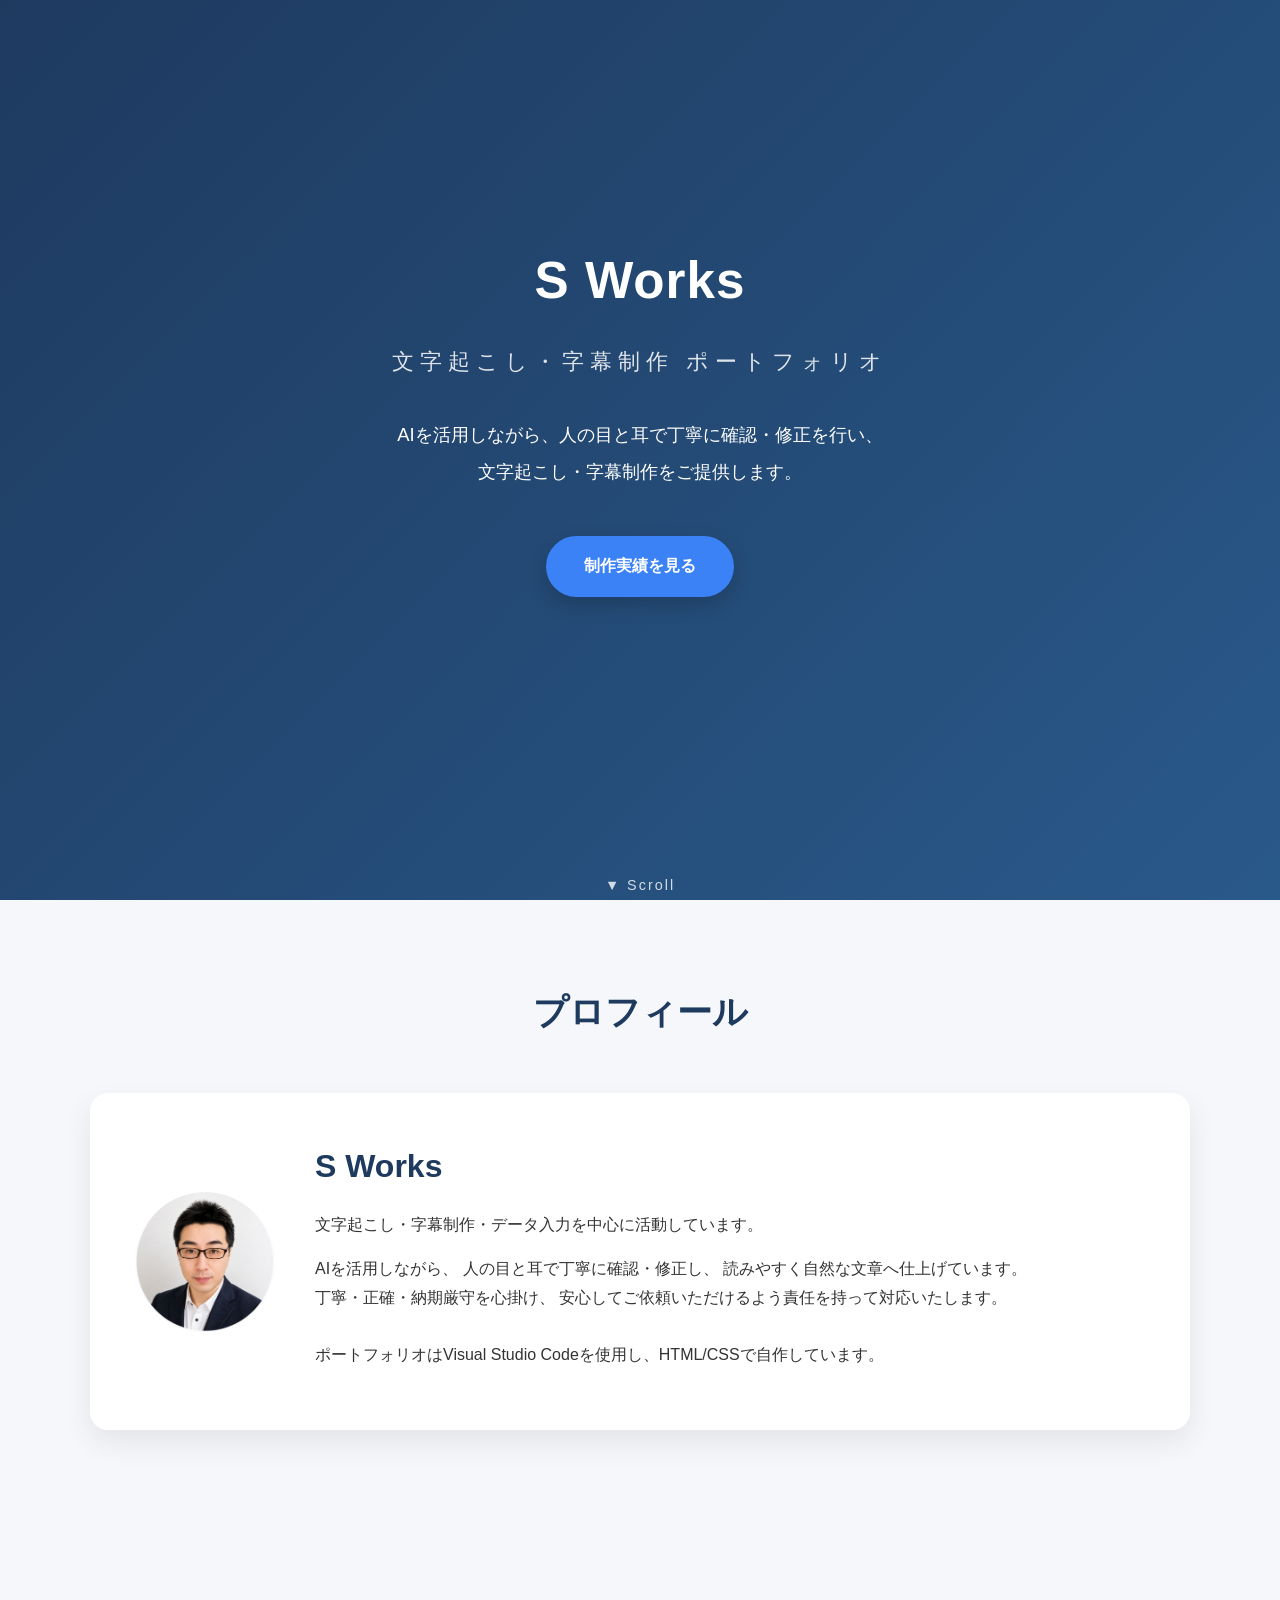
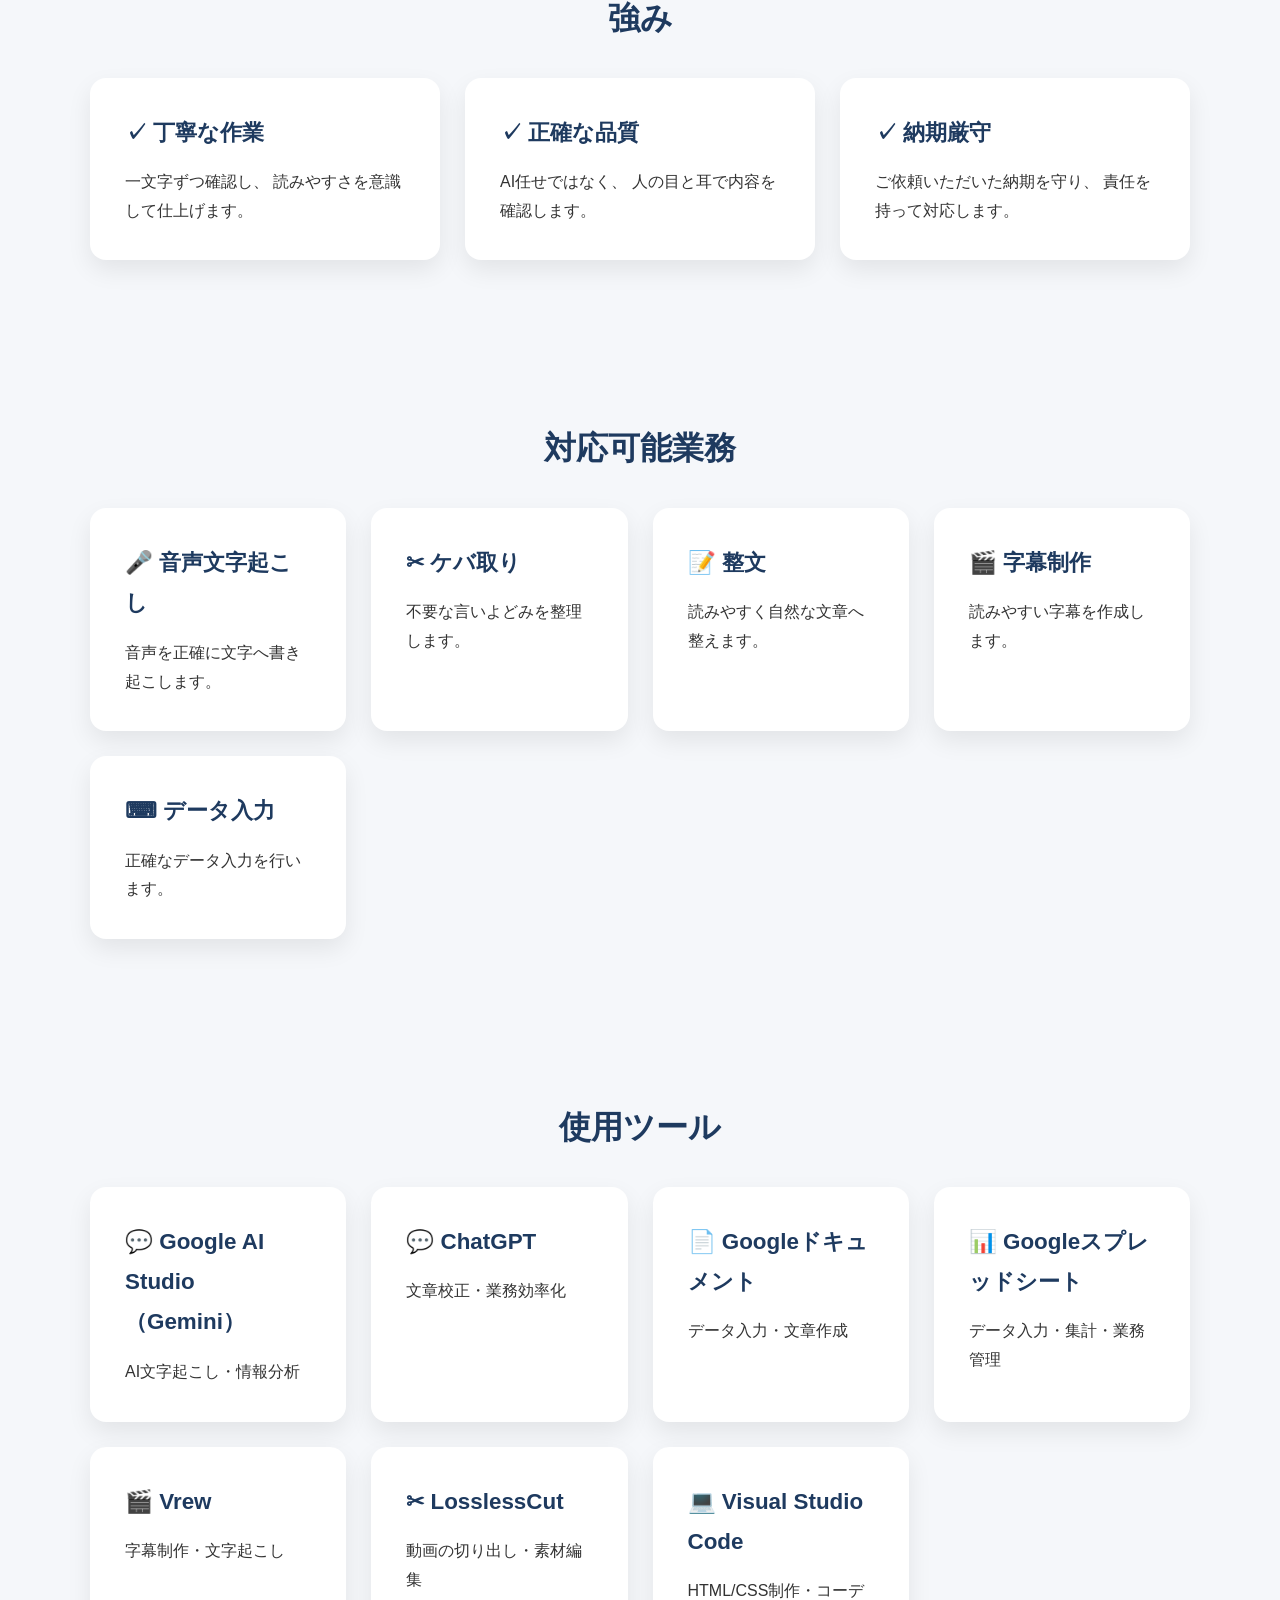
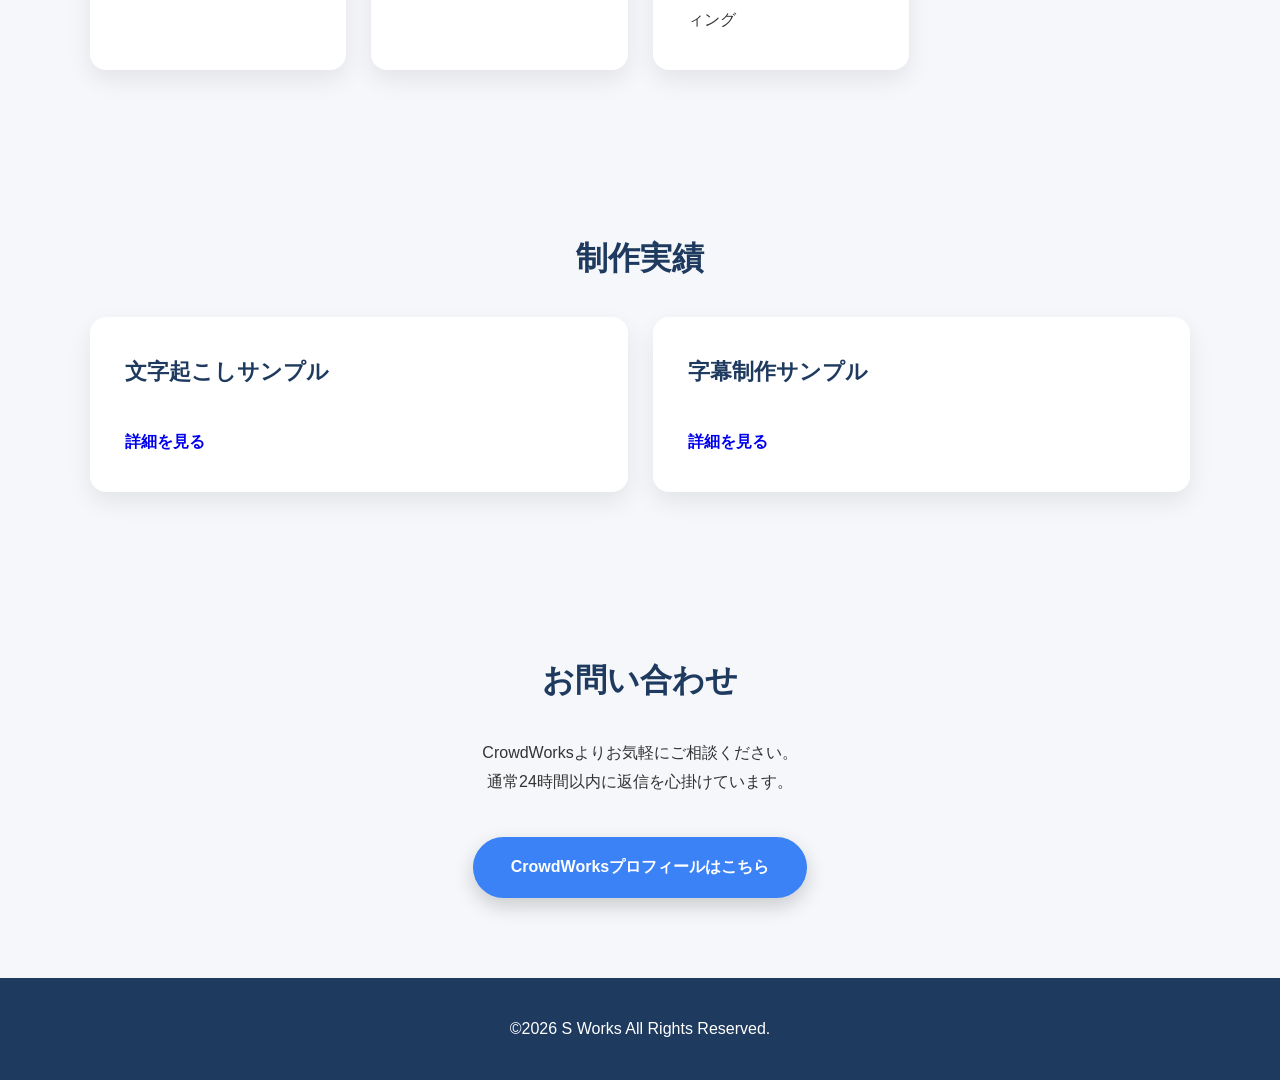
<file: index.html>
<!DOCTYPE html>
<html lang="ja">

<head>
    <meta charset="UTF-8">
    <meta name="viewport" content="width=device-width, initial-scale=1.0">

    <title>ポートフォリオ</title>

    <link rel="stylesheet" href="css/style.css">
</head>

<body>

    <!-- =========================
         Header
    ========================== -->
    <header class="hero">

        <div class="container">

            <h1>S Works</h1>

            <p class="subtitle">
                文字起こし・字幕制作 ポートフォリオ
            </p>

            <p class="lead">
                AIを活用しながら、人の目と耳で丁寧に確認・修正を行い、<br>
                文字起こし・字幕制作をご提供します。
            </p>

            <a href="#works" class="button">
                制作実績を見る
            </a>

        </div>

        <div class="scroll-down">
            <a href="#profile">▼ Scroll</a>
        </div>



    </header>

    <!-- =========================
         Main
    ========================== -->
    <main>

        <!-- Profile -->
        <section id="profile" class="section">

            <div class="container">

                <div class="section-title">

                    <h2>プロフィール</h2>

                </div>

                <div class="profile-card">

                    <div class="profile-icon">

                        <img src="images/profile.png" alt="プロフィール写真">

                    </div>

                    <div class="profile-text">

                        <h3>S Works</h3>

                        <p>
                            文字起こし・字幕制作・データ入力を中心に活動しています。
                        </p>

                        <p>
                            AIを活用しながら、
                            人の目と耳で丁寧に確認・修正し、
                            読みやすく自然な文章へ仕上げています。<br>
                            丁寧・正確・納期厳守を心掛け、
                            安心してご依頼いただけるよう責任を持って対応いたします。
                            <br>
                            <br>
                            ポートフォリオはVisual Studio Codeを使用し、HTML/CSSで自作しています。
                        </p>

                    </div>

                </div>

            </div>

        </section>

        <!-- Strength -->
        <section id="strength" class="section">

            <div class="container">

                <h2>強み</h2>

                <div class="cards">

                    <article class="card">
                        <h3>✓ 丁寧な作業</h3>
                        <p>
                            一文字ずつ確認し、
                            読みやすさを意識して仕上げます。
                        </p>
                    </article>

                    <article class="card">
                        <h3>✓ 正確な品質</h3>
                        <p>
                            AI任せではなく、
                            人の目と耳で内容を確認します。
                        </p>
                    </article>

                    <article class="card">
                        <h3>✓ 納期厳守</h3>
                        <p>
                            ご依頼いただいた納期を守り、
                            責任を持って対応します。
                        </p>
                    </article>

                </div>

            </div>

        </section>

        <!-- Skills -->
        <section id="skills" class="section">

            <div class="container">

                <h2>対応可能業務</h2>

                <div class="cards">

                    <article class="card">
                        <h3>🎤 音声文字起こし</h3>
                        <p>音声を正確に文字へ書き起こします。</p>
                    </article>

                    <article class="card">
                        <h3>✂ ケバ取り</h3>
                        <p>不要な言いよどみを整理します。</p>
                    </article>

                    <article class="card">
                        <h3>📝 整文</h3>
                        <p>読みやすく自然な文章へ整えます。</p>
                    </article>

                    <article class="card">
                        <h3>🎬 字幕制作</h3>
                        <p>読みやすい字幕を作成します。</p>
                    </article>

                    <article class="card">
                        <h3>⌨ データ入力</h3>
                        <p>正確なデータ入力を行います。</p>
                    </article>

                </div>

            </div>

        </section>

        <!-- Tools -->
        <section id="tools" class="section">

            <div class="container">

                <h2>使用ツール</h2>

                <div class="cards">
                    <article class="card">
                        <h3>💬 Google AI Studio（Gemini）</h3>
                        <p>AI文字起こし・情報分析</p>
                    </article>

                    <article class="card">
                        <h3>💬 ChatGPT</h3>
                        <p>文章校正・業務効率化</p>
                    </article>

                    <article class="card">
                        <h3>📄 Googleドキュメント</h3>
                        <p>データ入力・文章作成</p>
                    </article>

                    <article class="card">
                        <h3>📊 Googleスプレッドシート</h3>
                        <p>データ入力・集計・業務管理</p>
                    </article>

                    <article class="card">
                        <h3>🎬 Vrew</h3>
                        <p>字幕制作・文字起こし</p>
                    </article>

                    <article class="card">
                        <h3>✂ LosslessCut</h3>
                        <p>動画の切り出し・素材編集</p>
                    </article>

                    <article class="card">
                        <h3>💻 Visual Studio Code</h3>
                        <p>HTML/CSS制作・コーディング</p>
                    </article>

                </div>

            </div>

        </section>

        <!-- Works -->
        <section id="works" class="section">

            <div class="container">

                <h2>制作実績</h2>

                <div class="cards">

                    <article class="card">

                        <h3>文字起こしサンプル</h3>

                        <a href="works/work01.html">
                            詳細を見る
                        </a>

                    </article>

                    <article class="card">

                        <h3>字幕制作サンプル</h3>

                        <a href="works/work02.html">
                            詳細を見る
                        </a>

                    </article>

                    <!--追加作品用
                    <article class="card">

                        <h3>字幕制作</h3>

                        <p>
                            字幕入れ作品
                        </p>

                        <a href="#">
                            準備中
                        </a>

                    </article>
                    -->
                </div>

            </div>

        </section>

        <!-- Contact -->
        <section id="contact" class="section">

            <div class="container">

                <h2>お問い合わせ</h2>

                <p>
                    CrowdWorksよりお気軽にご相談ください。<br>
                    通常24時間以内に返信を心掛けています。
                </p>

                <a href="https://crowdworks.jp/public/employees/7105309" class="button" target="_blank"
                    rel="noopener noreferrer">

                    CrowdWorksプロフィールはこちら

                </a>

            </div>

        </section>

    </main>

    <!-- Footer -->
    <footer>

        <div class="container">

            <p>
                ©2026 S Works
                All Rights Reserved.
            </p>

        </div>

    </footer>

</body>

</html>
</file>
<file: css/style.css>
/* ==========================================
   Ver.2.0 Portfolio
   style.css
========================================== */

/* ---------- リセット ---------- */

* {
    margin: 0;
    padding: 0;
    box-sizing: border-box;
}

/* ---------- 全体 ---------- */

html {

    scroll-behavior: smooth;

}

body {

    font-family:
        "Yu Gothic",
        "Meiryo",
        sans-serif;

    background: #F5F7FA;

    color: #333333;

    line-height: 1.8;

}

/* ---------- 共通 ---------- */

.container {

    width: 90%;

    max-width: 1100px;

    margin: auto;

}

.section {

    padding: 80px 0;

}

.section h2 {

    font-size: 2rem;

    color: #1E3A5F;

    margin-bottom: 30px;

    text-align: center;

}

/* ---------- Hero ---------- */

.hero {

    min-height: 100vh;

    display: flex;

    flex-direction: column;

    justify-content: center;

    align-items: center;

    background: linear-gradient(135deg, #1E3A5F 0%, #29598A 100%);

    color: white;

    text-align: center;

}

/* ←ここに追加 */
.hero .container {

    display: flex;

    flex-direction: column;

    align-items: center;

}

.hero h1 {

    font-size: 3.2rem;

    margin-bottom: 15px;

    font-weight: 700;

    letter-spacing: 1px;

}

.subtitle {

    font-size: 1.4rem;

    letter-spacing: 6px;

    opacity: .85;

    margin-bottom: 35px;

    text-transform: uppercase;

}

.lead {

    font-size: 1.15rem;

    line-height: 2;

    margin-bottom: 45px;

}

/* ---------- ボタン ---------- */

.button {

    display: inline-block;

    background: #3B82F6;

    color: white;

    text-decoration: none;

    padding: 16px 38px;

    border-radius: 50px;

    font-weight: bold;

    box-shadow: 0 8px 20px rgba(0, 0, 0, .18);

    transition: all .3s ease;

}

.button:hover {

    background: #2563EB;

    transform: translateY(-3px);

    box-shadow: 0 15px 30px rgba(0, 0, 0, .25);

}

/* ---------- カード一覧 ---------- */

.cards {

    display: grid;

    grid-template-columns: repeat(auto-fit, minmax(220px, 1fr));

    gap: 25px;

}

.card {

    background: white;

    border-radius: 16px;

    padding: 35px;

    box-shadow: 0 10px 25px rgba(0, 0, 0, .08);

    transition: .3s;

}

.card:hover {

    transform: translateY(-8px);

    box-shadow: 0 18px 35px rgba(0, 0, 0, .15);

}


.card h3 {

    color: #1E3A5F;

    font-size: 1.4rem;

    margin-bottom: 15px;

}

.card a {

    display: inline-block;

    margin-top: 20px;

    text-decoration: none;

    font-weight: bold;

}

/* ---------- リスト ---------- */

ul {

    list-style: none;

}

li {

    background: white;

    margin-bottom: 15px;

    padding: 18px 25px;

    border-left: 5px solid #3B82F6;

    border-radius: 8px;

    box-shadow: 0 2px 8px rgba(0, 0, 0, .05);

}

/* ---------- Footer ---------- */

footer {

    background: #1E3A5F;

    color: white;

    text-align: center;

    padding: 35px;

}

footer p {
    line-height: 2;
}

/* ---------- スマホ ---------- */

@media (max-width:768px) {

    .hero {

        padding: 80px 20px;

    }

    .hero h1 {

        font-size: 2.2rem;

    }

    .subtitle {

        font-size: 1.2rem;

    }

    .cards {

        grid-template-columns: 1fr;

    }

    .section {

        padding: 60px 0;

    }

    .profile-card {

        flex-direction: column;

        text-align: center;

    }

    .profile-icon {

        margin-bottom: 20px;

    }

    .work-sample {

        grid-template-columns: 1fr;

    }

}

/* ==========================
   Section Title
========================== */

.section-title {
    text-align: center;
    margin-bottom: 50px;
}

.section-title span {
    display: block;
    color: #3B82F6;
    font-size: 0.9rem;
    font-weight: bold;
    letter-spacing: 4px;
    margin-bottom: 10px;
}

.section-title h2 {
    font-size: 2.2rem;
    color: #1E3A5F;
    margin-bottom: 0;
}

/* ==========================
   Profile
========================== */

.profile-card {

    display: flex;

    align-items: center;

    gap: 40px;

    background: white;

    border-radius: 18px;

    padding: 45px;

    box-shadow: 0 12px 30px rgba(0, 0, 0, .08);

}

.profile-icon {

    width: 140px;

    height: 140px;

    overflow: hidden;

    border-radius: 50%;

    flex-shrink: 0;

}

.profile-icon img {

    width: 100%;
    height: 100%;
    object-fit: cover;

    border-radius: 50%;

    box-shadow: 0 8px 18px rgba(0, 0, 0, .15);

}

.profile-text h3 {

    font-size: 2rem;

    color: #1E3A5F;

    margin-bottom: 15px;

}

.profile-text p {

    margin-bottom: 15px;

}

/* ==========================
   Scroll
========================== */

.scroll-down {

    text-align: center;

    margin-top: 40px;

}

.scroll-down a {

    color: white;

    text-decoration: none;

    font-size: 0.9rem;

    letter-spacing: 2px;

    opacity: .8;

    animation: scrollMove 2s infinite;

}

@keyframes scrollMove {

    0% {
        transform: translateY(0);
        opacity: .3;
    }

    50% {
        transform: translateY(10px);
        opacity: 1;
    }

    100% {
        transform: translateY(0);
        opacity: .3;
    }

}

/* ==========================
   Contact
========================== */

#contact {

    text-align: center;

}

#contact p {

    margin-bottom: 30px;

}

#contact .button {

    margin-top: 10px;

}

/* ==========================
   Work Sample
========================== */

.work-sample {

    display: grid;

    grid-template-columns: repeat(3, 1fr);

    gap: 25px;

    margin-top: 30px;

}

/* ==========================
   Project Table
========================== */

.project-table {

    width: 100%;

    border-collapse: collapse;

    background: white;

    border-radius: 12px;

    overflow: hidden;

    box-shadow: 0 8px 20px rgba(0, 0, 0, .08);

}

.project-table th {

    width: 30%;

    background: #1E3A5F;

    color: white;

    padding: 18px;

    text-align: left;

    font-weight: bold;

}

.project-table td {

    padding: 18px;

    background: #F7F9FC;

}

.project-table tr:not(:last-child) {

    border-bottom: 1px solid #E5E7EB;

}

/* ==========================
   Result
========================== */

.result-card {

    text-align: center;

    padding: 60px 40px;

}

.result-card p {

    margin-bottom: 35px;

    font-size: 1.05rem;

}

/* ==========================
   video-info
========================== */
.video-info {

    margin-top: 20px;

    padding: 20px;

    background: #F7F9FC;

    border-left: 4px solid #3B82F6;

    border-radius: 8px;

    font-size: 0.95rem;

    line-height: 1.8;

}

.video-info p {

    margin-bottom: 8px;

}


/* ==========================
   Transcript
========================== */

.transcript {

    background: #ffffff;

    border-radius: 16px;

    padding: 30px;

    box-shadow: 0 10px 25px rgba(0, 0, 0, .08);

    line-height: 2;

}

.transcript p {

    margin-bottom: 24px;

}

.transcript p:last-child {

    margin-bottom: 0;

}

.highlight {

    background: #FFF3A3;

    color: #C0392B;

    font-weight: bold;

    padding: 0 2px;

    border-radius: 3px;

}
</file>
